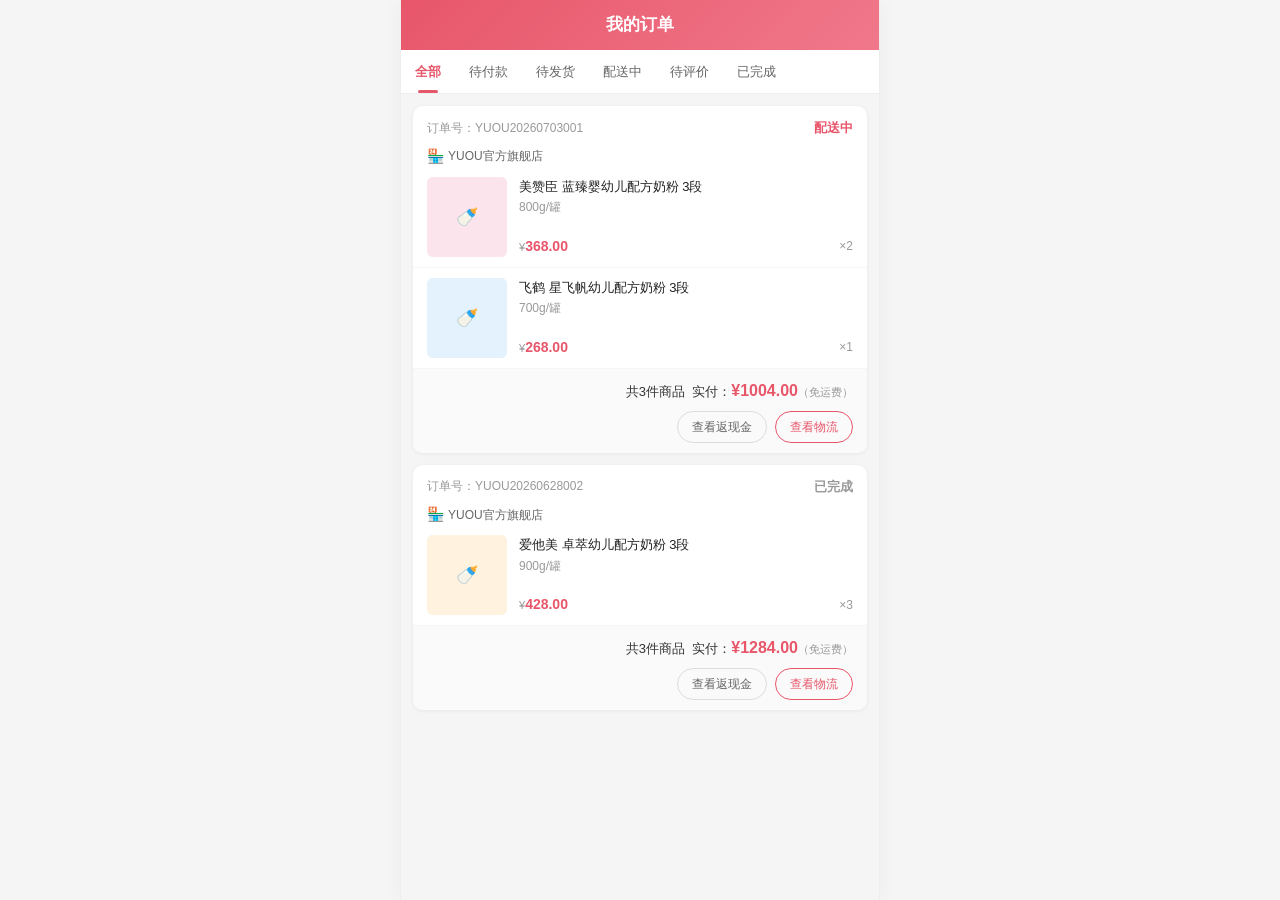
<file: index.html>
<!DOCTYPE html>
<html lang="zh-CN">
<head>
<meta charset="UTF-8">
<meta name="viewport" content="width=device-width, initial-scale=1.0, maximum-scale=1.0, user-scalable=no">
<title>我的订单 - YUOU母婴商城</title>
<style>
  *,*::before,*::after{box-sizing:border-box;margin:0;padding:0}
  html{font-size:14px;-webkit-text-size-adjust:100%}
  body{font-family:-apple-system,BlinkMacSystemFont,'PingFang SC','Helvetica Neue',Arial,sans-serif;background:#f5f5f5;color:#222;line-height:1.5;max-width:480px;margin:0 auto;min-height:100vh;-webkit-font-smoothing:antialiased}
  img{display:block;max-width:100%}
  a{text-decoration:none;color:inherit}
  button{border:none;background:none;cursor:pointer;font:inherit}
  .page{display:none;width:100%;min-height:100vh;padding-bottom:20px}
  .page.active{display:block}
  .page-header{position:sticky;top:0;z-index:100;background:linear-gradient(135deg,#E8566A,#F0788A);color:#fff;padding:12px 16px;display:flex;align-items:center;gap:12px}
  .page-header .back-btn{width:28px;height:28px;display:flex;align-items:center;justify-content:center;font-size:20px;color:#fff;flex-shrink:0}
  .page-header h1{font-size:17px;font-weight:600;flex:1;text-align:center}
  .page-header .placeholder{width:28px;flex-shrink:0}
  .order-tabs{display:flex;background:#fff;position:sticky;top:48px;z-index:99;border-bottom:1px solid #eee;overflow-x:auto;-webkit-overflow-scrolling:touch}
  .order-tabs::-webkit-scrollbar{display:none}
  .order-tab{flex:0 0 auto;padding:12px 14px;font-size:13px;color:#666;white-space:nowrap;position:relative;transition:color 0.2s}
  .order-tab.active{color:#E8566A;font-weight:600}
  .order-tab.active::after{content:'';position:absolute;bottom:0;left:50%;transform:translateX(-50%);width:20px;height:3px;background:#E8566A;border-radius:2px}
  .order-list{padding:12px;display:flex;flex-direction:column;gap:12px}
  .order-empty{text-align:center;padding:80px 20px;color:#999;font-size:14px}
  .order-empty .empty-icon{font-size:48px;margin-bottom:12px;opacity:0.5}
  .order-card{background:#fff;border-radius:10px;overflow:hidden;box-shadow:0 1px 4px rgba(0,0,0,0.06);animation:fadeIn 0.3s ease}
  .order-card-header{display:flex;justify-content:space-between;align-items:center;padding:12px 14px 0;font-size:12px;color:#999}
  .order-card-header .order-status{color:#E8566A;font-weight:600;font-size:13px}
  .order-card-header .order-status.done{color:#999}
  .order-card-store{display:flex;align-items:center;gap:4px;padding:8px 14px 0;font-size:12px;color:#666}
  .order-card-store .store-icon{color:#E8566A;font-size:14px}
  .order-card-product{display:flex;gap:12px;padding:10px 14px;cursor:pointer;border-bottom:1px solid #f5f5f5;transition:background 0.15s}
  .order-card-product:active{background:#fafafa}
  .order-card-product:last-child{border-bottom:none}
  .prod-img{width:80px;height:80px;border-radius:6px;flex-shrink:0;background:#f0f0f0;overflow:hidden;display:flex;align-items:center;justify-content:center}
  .prod-img img{width:100%;height:100%;object-fit:cover}
  .prod-info{flex:1;display:flex;flex-direction:column;justify-content:space-between;min-width:0}
  .prod-name{font-size:13px;font-weight:500;display:-webkit-box;-webkit-line-clamp:2;-webkit-box-orient:vertical;overflow:hidden;word-break:break-all}
  .prod-specs{font-size:12px;color:#999;margin-top:2px}
  .prod-bottom{display:flex;justify-content:space-between;align-items:center;margin-top:4px}
  .prod-price{font-size:14px;font-weight:600;color:#E8566A}
  .prod-price .unit{font-size:11px;font-weight:400;color:#999}
  .prod-qty{font-size:12px;color:#999}
  .order-card-footer{display:flex;flex-direction:column;gap:8px;padding:10px 14px;background:#fafafa}
  .order-total{text-align:right;font-size:13px;color:#333}
  .order-total .total-amount{font-size:16px;font-weight:600;color:#E8566A}
  .order-total .shipping-label{font-size:11px;color:#999;font-weight:400}
  .order-actions{display:flex;justify-content:flex-end;gap:8px}
  .order-actions .btn{padding:6px 14px;border-radius:16px;font-size:12px;border:1px solid #ddd;color:#666;transition:all 0.2s}
  .order-actions .btn:active{opacity:0.7}
  .order-actions .btn-primary{background:#E8566A;color:#fff;border-color:#E8566A}
  .order-actions .btn-outline-primary{border-color:#E8566A;color:#E8566A}
  .detail-sections{padding:12px;display:flex;flex-direction:column;gap:10px}
  .detail-card{background:#fff;border-radius:10px;padding:14px 16px;box-shadow:0 1px 4px rgba(0,0,0,0.06);animation:fadeIn 0.3s ease}
  .detail-card-title{font-size:14px;font-weight:600;color:#222;margin-bottom:10px;display:flex;align-items:center;gap:6px}
  .status-section{background:linear-gradient(135deg,#E8566A,#F0788A);color:#fff;border-radius:10px;padding:20px 16px;text-align:center}
  .status-section .big-status{font-size:18px;font-weight:700;margin-bottom:4px}
  .status-section .status-hint{font-size:12px;opacity:0.85}
  .address-row{display:flex;gap:10px;align-items:flex-start}
  .address-row .addr-icon{font-size:22px;flex-shrink:0;margin-top:2px}
  .address-row .addr-info{flex:1}
  .address-row .addr-user{font-size:15px;font-weight:600;color:#222;margin-bottom:2px}
  .address-row .addr-detail{font-size:13px;color:#666;line-height:1.6}
  .logistics-row{display:flex;gap:10px;padding:6px 0;align-items:flex-start}
  .logistics-row:first-child{padding-top:0}
  .logistics-row .logi-icon{font-size:18px;flex-shrink:0;width:24px;text-align:center}
  .logistics-row .logi-info{flex:1}
  .logistics-row .logi-label{font-size:12px;color:#999}
  .logistics-row .logi-value{font-size:13px;color:#333}
  .price-row{display:flex;justify-content:space-between;align-items:center;padding:6px 0;font-size:13px;color:#666}
  .price-row.total{border-top:1px solid #eee;margin-top:4px;padding-top:10px;font-weight:600;color:#222;font-size:14px}
  .price-row.total .price-val{color:#E8566A;font-size:17px;font-weight:700}
  .order-info-row{display:flex;justify-content:space-between;align-items:center;padding:6px 0;font-size:13px;color:#666}
  .order-info-row:first-child{padding-top:0}
  .order-info-row .info-val{display:flex;align-items:center;gap:6px}
  .copy-btn{font-size:11px;color:#E8566A;border:1px solid #E8566A;padding:2px 8px;border-radius:10px;transition:all 0.2s}
  .copy-btn:active{background:#E8566A;color:#fff}
  .cashback-row{display:flex;gap:12px;align-items:center;padding:6px 0}
  .cashback-row .cb-amount{font-size:20px;font-weight:700;color:#E8566A}
  .cashback-row .cb-label{font-size:13px;color:#666;flex:1}
  .cashback-row .cb-status{font-size:12px;color:#999}
  .toast{position:fixed;top:50%;left:50%;transform:translate(-50%,-50%);background:rgba(0,0,0,0.75);color:#fff;padding:10px 20px;border-radius:8px;font-size:13px;z-index:999;opacity:0;pointer-events:none;transition:opacity 0.3s}
  .toast.show{opacity:1}
  @keyframes fadeIn{from{opacity:0;transform:translateY(8px)}to{opacity:1;transform:translateY(0)}}
  @media(min-width:481px){body{border-left:1px solid #eee;border-right:1px solid #eee;box-shadow:0 0 20px rgba(0,0,0,0.04)}}
</style>
</head>
<body>
<div class="toast" id="toast"></div>
<!-- LIST PAGE -->
<div class="page active" id="page-list">
  <div class="page-header"><span class="placeholder"></span><h1>我的订单</h1><span class="placeholder"></span></div>
  <div class="order-tabs" id="orderTabs">
    <div class="order-tab active" data-status="all">全部</div>
    <div class="order-tab" data-status="pending_payment">待付款</div>
    <div class="order-tab" data-status="pending_ship">待发货</div>
    <div class="order-tab" data-status="shipping">配送中</div>
    <div class="order-tab" data-status="pending_review">待评价</div>
    <div class="order-tab" data-status="done">已完成</div>
  </div>
  <div class="order-list" id="orderList"></div>
</div>
<!-- DETAIL PAGE -->
<div class="page" id="page-detail">
  <div class="page-header"><button class="back-btn" onclick="goBackToList()">&#x2039;</button><h1>订单详情</h1><span class="placeholder"></span></div>
  <div class="detail-sections" id="detailContent"></div>
</div>
<script>
var ORDERS = [
  {
    id:'YUOU20260703001',
    status:'shipping',
    statusLabel:'\u914D\u9001\u4E2D',
    store:'YUOU\u5B98\u65B9\u65D7\u8230\u5E97',
    createTime:'2026-07-01 14:30:25',
    address:{user:'\u5F20\u5973\u58EB',phone:'138****5678',detail:'\u5E7F\u4E1C\u7701\u5E7F\u5DDE\u5E02\u5929\u6CB3\u533A\u73E0\u6C5F\u65B0\u57CE\u534E\u590F\u8DEF28\u53F7\u5BCC\u529B\u4E2D\u5FC3A\u5EA71206\u5BA4'},
    products:[
      {img:'data:image/svg+xml,%3Csvg xmlns=%22http://www.w3.org/2000/svg%22 width=%22160%22 height=%22160%22%3E%3Crect width=%22160%22 height=%22160%22 fill=%22%23fce4ec%22/%3E%3Ctext x=%2280%22 y=%2280%22 text-anchor=%22middle%22 dominant-baseline=%22central%22 font-size=%2236%22%3E%F0%9F%8D%BC%3C/text%3E%3C/svg%3E',name:'\u7F8E\u8D5E\u81E3 \u84DD\u81FB\u5A74\u5E7C\u513F\u914D\u65B9\u5976\u7C89 3\u6BB5',specs:'800g/\u7F50',price:368,qty:2},
      {img:'data:image/svg+xml,%3Csvg xmlns=%22http://www.w3.org/2000/svg%22 width=%22160%22 height=%22160%22%3E%3Crect width=%22160%22 height=%22160%22 fill=%22%23e3f2fd%22/%3E%3Ctext x=%2280%22 y=%2280%22 text-anchor=%22middle%22 dominant-baseline=%22central%22 font-size=%2236%22%3E%F0%9F%8D%BC%3C/text%3E%3C/svg%3E',name:'\u98DE\u9E64 \u661F\u98DE\u5E06\u5E7C\u513F\u914D\u65B9\u5976\u7C89 3\u6BB5',specs:'700g/\u7F50',price:268,qty:1}
    ],
    shipping:{company:'\u987A\u4E30\u901F\u8FD0',trackingNo:'SF1234567890123',status:'\u5DF2\u5230\u8FBE\u5E7F\u5DDE\u5206\u62E8\u4E2D\u5FC3',progress:'\u8FD0\u8F93\u4E2D'},
    cashback:{amount:38.5,status:'\u8FD4\u73B0\u4E2D'},
    totalAmount:1004,
    shippingFee:0
  },
  {
    id:'YUOU20260628002',
    status:'done',
    statusLabel:'\u5DF2\u5B8C\u6210',
    store:'YUOU\u5B98\u65B9\u65D7\u8230\u5E97',
    createTime:'2026-06-28 09:15:42',
    address:{user:'\u5F20\u5973\u58EB',phone:'138****5678',detail:'\u5E7F\u4E1C\u7701\u5E7F\u5DDE\u5E02\u5929\u6CB3\u533A\u73E0\u6C5F\u65B0\u57CE\u534E\u590F\u8DEF28\u53F7\u5BCC\u529B\u4E2D\u5FC3A\u5EA71206\u5BA4'},
    products:[
      {img:'data:image/svg+xml,%3Csvg xmlns=%22http://www.w3.org/2000/svg%22 width=%22160%22 height=%22160%22%3E%3Crect width=%22160%22 height=%22160%22 fill=%22%23fff3e0%22/%3E%3Ctext x=%2280%22 y=%2280%22 text-anchor=%22middle%22 dominant-baseline=%22central%22 font-size=%2236%22%3E%F0%9F%8D%BC%3C/text%3E%3C/svg%3E',name:'\u7231\u4ED6\u7F8E \u5353\u8403\u5E7C\u513F\u914D\u65B9\u5976\u7C89 3\u6BB5',specs:'900g/\u7F50',price:428,qty:3}
    ],
    shipping:{company:'\u4EAC\u4E1C\u5FEB\u9012',trackingNo:'JD9876543210987',status:'\u5DF2\u7B7E\u6536',progress:'\u5DF2\u7B7E\u6536'},
    cashback:{amount:64.2,status:'\u5DF2\u5230\u8D26'},
    totalAmount:1284,
    shippingFee:0
  }
];
var currentFilter='all';
function showToast(msg){var el=document.getElementById('toast');el.textContent=msg;el.classList.add('show');clearTimeout(el._timer);el._timer=setTimeout(function(){el.classList.remove('show')},1500)}
function showPage(id){var ps=document.querySelectorAll('.page');for(var i=0;i<ps.length;i++)ps[i].classList.remove('active');document.getElementById(id).classList.add('active');window.scrollTo(0,0)}
function goBackToList(){renderOrders();showPage('page-list')}
function renderOrders(){
  var c=document.getElementById('orderList');
  var f=currentFilter==='all'?ORDERS.slice():[];
  if(currentFilter!=='all'){for(var i=0;i<ORDERS.length;i++){if(ORDERS[i].status===currentFilter)f.push(ORDERS[i])}}
  if(f.length===0){c.innerHTML='<div class="order-empty"><div class="empty-icon">\uD83D\uDCE6</div>\u6682\u65E0\u76F8\u5173\u8BA2\u5355</div>';return}
  var h='';
  for(var i=0;i<f.length;i++){
    var o=f[i];var sc=o.status==='done'?' done':'';
    var ph='';
    for(var j=0;j<o.products.length;j++){var p=o.products[j];ph+='<div class="order-card-product" onclick="openDetail(\''+o.id+'\')"><div class="prod-img"><img src="'+p.img+'" alt="'+p.name+'" loading="lazy"></div><div class="prod-info"><div><div class="prod-name">'+p.name+'</div><div class="prod-specs">'+p.specs+'</div></div><div class="prod-bottom"><div class="prod-price"><span class="unit">\u00A5</span>'+p.price.toFixed(2)+'</div><div class="prod-qty">\u00D7'+p.qty+'</div></div></div></div>'}
    var tq=0;for(var j=0;j<o.products.length;j++)tq+=o.products[j].qty;
    h+='<div class="order-card"><div class="order-card-header"><span>\u8BA2\u5355\u53F7\uFF1A'+o.id+'</span><span class="order-status'+sc+'">'+o.statusLabel+'</span></div><div class="order-card-store"><span class="store-icon">\uD83C\uDFEA</span> '+o.store+'</div>'+ph+'<div class="order-card-footer"><div class="order-total">\u5171'+tq+'\u4EF6\u5546\u54C1&nbsp;&nbsp;\u5B9E\u4ED8\uFF1A<span class="total-amount">\u00A5'+o.totalAmount.toFixed(2)+'</span>'+(o.shippingFee===0?'<span class="shipping-label">\uFF08\u514D\u8FD0\u8D39\uFF09</span>':'')+'</div><div class="order-actions"><button class="btn" onclick="event.stopPropagation();showToast(\'\uD83C\uDF81 \u8FD4\u73B0\u91D1 \u00A5'+o.cashback.amount.toFixed(2)+'\uFF0C'+o.cashback.status+'\')">\u67E5\u770B\u8FD4\u73B0\u91D1</button><button class="btn btn-outline-primary" onclick="event.stopPropagation();openDetail(\''+o.id+'\')">\u67E5\u770B\u7269\u6D41</button></div></div></div>'}
  c.innerHTML=h
}
function openDetail(id){
  var o=null;for(var i=0;i<ORDERS.length;i++){if(ORDERS[i].id===id){o=ORDERS[i];break}}
  if(!o)return;var c=document.getElementById('detailContent');var st=0;for(var i=0;i<o.products.length;i++)st+=o.products[i].price*o.products[i].qty;
  var hf=o.shippingFee>0;
  var h='<div class="status-section"><div class="big-status">'+o.statusLabel+'</div>'+(o.status==='shipping'?'<div class="status-hint">\u8BA2\u5355\u5DF2\u53D1\u8D27\uFF0C\u6B63\u5FEB\u9A6C\u52A0\u97AD\u4E3A\u60A8\u914D\u9001\u4E2D</div>':'')+(o.status==='done'?'<div class="status-hint">\u611F\u8C22\u60A8\u7684\u8D2D\u4E70\uFF0C\u6B22\u8FCE\u518D\u6B21\u5149\u4E34</div>':'')+'</div>';
  h+='<div class="detail-card"><div class="address-row"><div class="addr-icon">\uD83D\uDCCD</div><div class="addr-info"><div class="addr-user">'+o.address.user+'\u3000'+o.address.phone+'</div><div class="addr-detail">'+o.address.detail+'</div></div></div></div>';
  h+='<div class="detail-card"><div class="detail-card-title">\uD83C\uDFEA '+o.store+'</div>';
  for(var i=0;i<o.products.length;i++){var p=o.products[i];h+='<div style="display:flex;gap:12px;padding:8px 0;border-bottom:1px solid #f5f5f5"><div class="prod-img"><img src="'+p.img+'" alt="'+p.name+'" loading="lazy"></div><div class="prod-info"><div class="prod-name">'+p.name+'</div><div class="prod-specs">'+p.specs+'</div><div class="prod-bottom"><div class="prod-price"><span class="unit">\u00A5</span>'+p.price.toFixed(2)+'</div><div class="prod-qty">\u00D7'+p.qty+'</div></div></div></div>'}
  h+='</div><div class="detail-card"><div class="price-row"><span>\u5546\u54C1\u603B\u4EF7</span><span>\u00A5'+st.toFixed(2)+'</span></div><div class="price-row"><span>\u8FD0\u8D39</span><span>'+(hf?'\u00A5'+o.shippingFee.toFixed(2):'\u514D\u8FD0\u8D39')+'</span></div><div class="price-row total"><span>\u5B9E\u4ED8\u91D1\u989D</span><span class="price-val">\u00A5'+o.totalAmount.toFixed(2)+'</span></div></div>';
  if(o.shipping){var s=o.shipping;h+='<div class="detail-card"><div class="detail-card-title">\uD83D\uDE9A \u7269\u6D41\u4FE1\u606F</div><div class="logistics-row"><div class="logi-icon">\uD83D\uDCEB</div><div class="logi-info"><div class="logi-label">\u7269\u6D41\u516C\u53F8</div><div class="logi-value">'+s.company+'</div></div></div><div class="logistics-row"><div class="logi-icon">\uD83D\uDD22</div><div class="logi-info"><div class="logi-label">\u8FD0\u5355\u7F16\u53F7</div><div class="logi-value">'+s.trackingNo+'</div></div></div><div class="logistics-row"><div class="logi-icon">\uD83D\uDCCC</div><div class="logi-info"><div class="logi-label">\u7269\u6D41\u72B6\u6001</div><div class="logi-value">'+s.progress+'</div></div></div><div class="logistics-row" style="padding-bottom:0"><div class="logi-icon">\uD83D\uDCCD</div><div class="logi-info"><div class="logi-label">\u6700\u65B0\u52A8\u6001</div><div class="logi-value">'+s.status+'</div></div></div></div>'}
  if(o.cashback){var cb=o.cashback;h+='<div class="detail-card"><div class="detail-card-title">\uD83C\uDF81 \u8FD4\u73B0\u4FE1\u606F</div><div class="cashback-row"><div class="cb-amount">\u00A5'+cb.amount.toFixed(2)+'</div><div class="cb-label">\u8FD4\u73B0\u91D1\u989D</div><div class="cb-status">'+(cb.status==='\u5DF2\u5230\u8D26'?'\u2705':'\u23F3')+' '+cb.status+'</div></div></div>'}
  h+='<div class="detail-card"><div class="detail-card-title">\uD83D\uDCCB \u8BA2\u5355\u4FE1\u606F</div><div class="order-info-row"><span>\u8BA2\u5355\u7F16\u53F7</span><span class="info-val">'+o.id+'<button class="copy-btn" onclick="copyOrderNumber(\''+o.id+'\')">\u590D\u5236</button></span></div><div class="order-info-row" style="padding-bottom:0"><span>\u4E0B\u5355\u65F6\u95F4</span><span>'+o.createTime+'</span></div></div>';
  c.innerHTML=h;showPage('page-detail')
}
function copyOrderNumber(t){if(navigator.clipboard&&navigator.clipboard.writeText){navigator.clipboard.writeText(t).then(function(){showToast('\u2705 \u8BA2\u5355\u53F7\u5DF2\u590D\u5236')}).catch(function(){fallbackCopy(t)})}else{fallbackCopy(t)}}
function fallbackCopy(t){var ta=document.createElement('textarea');ta.value=t;ta.style.position='fixed';ta.style.opacity='0';document.body.appendChild(ta);ta.select();document.execCommand('copy');document.body.removeChild(ta);showToast('\u2705 \u8BA2\u5355\u53F7\u5DF2\u590D\u5236')}
document.getElementById('orderTabs').addEventListener('click',function(e){var tab=e.target.closest('.order-tab');if(!tab)return;var tabs=document.querySelectorAll('.order-tab');for(var i=0;i<tabs.length;i++)tabs[i].classList.remove('active');tab.classList.add('active');currentFilter=tab.dataset.status;renderOrders()});
renderOrders();
</script>
</body>
</html>
</file>
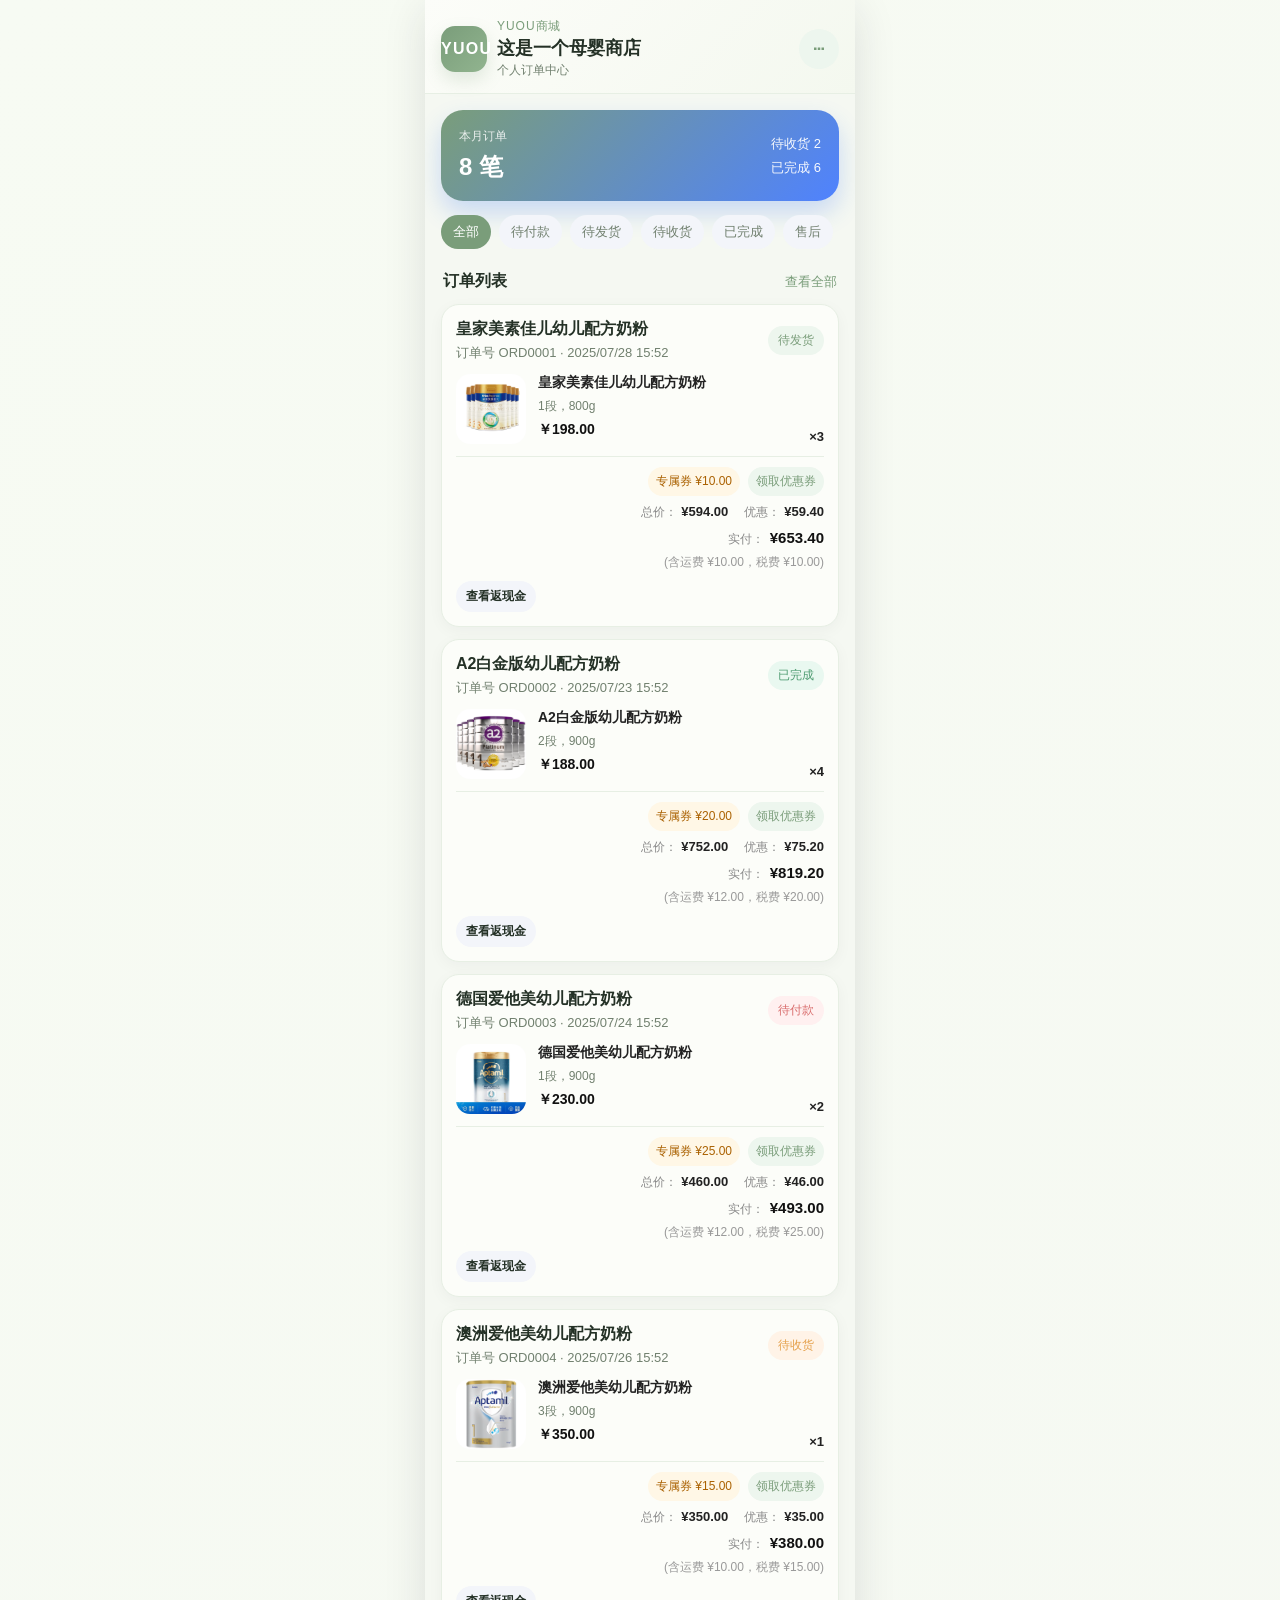
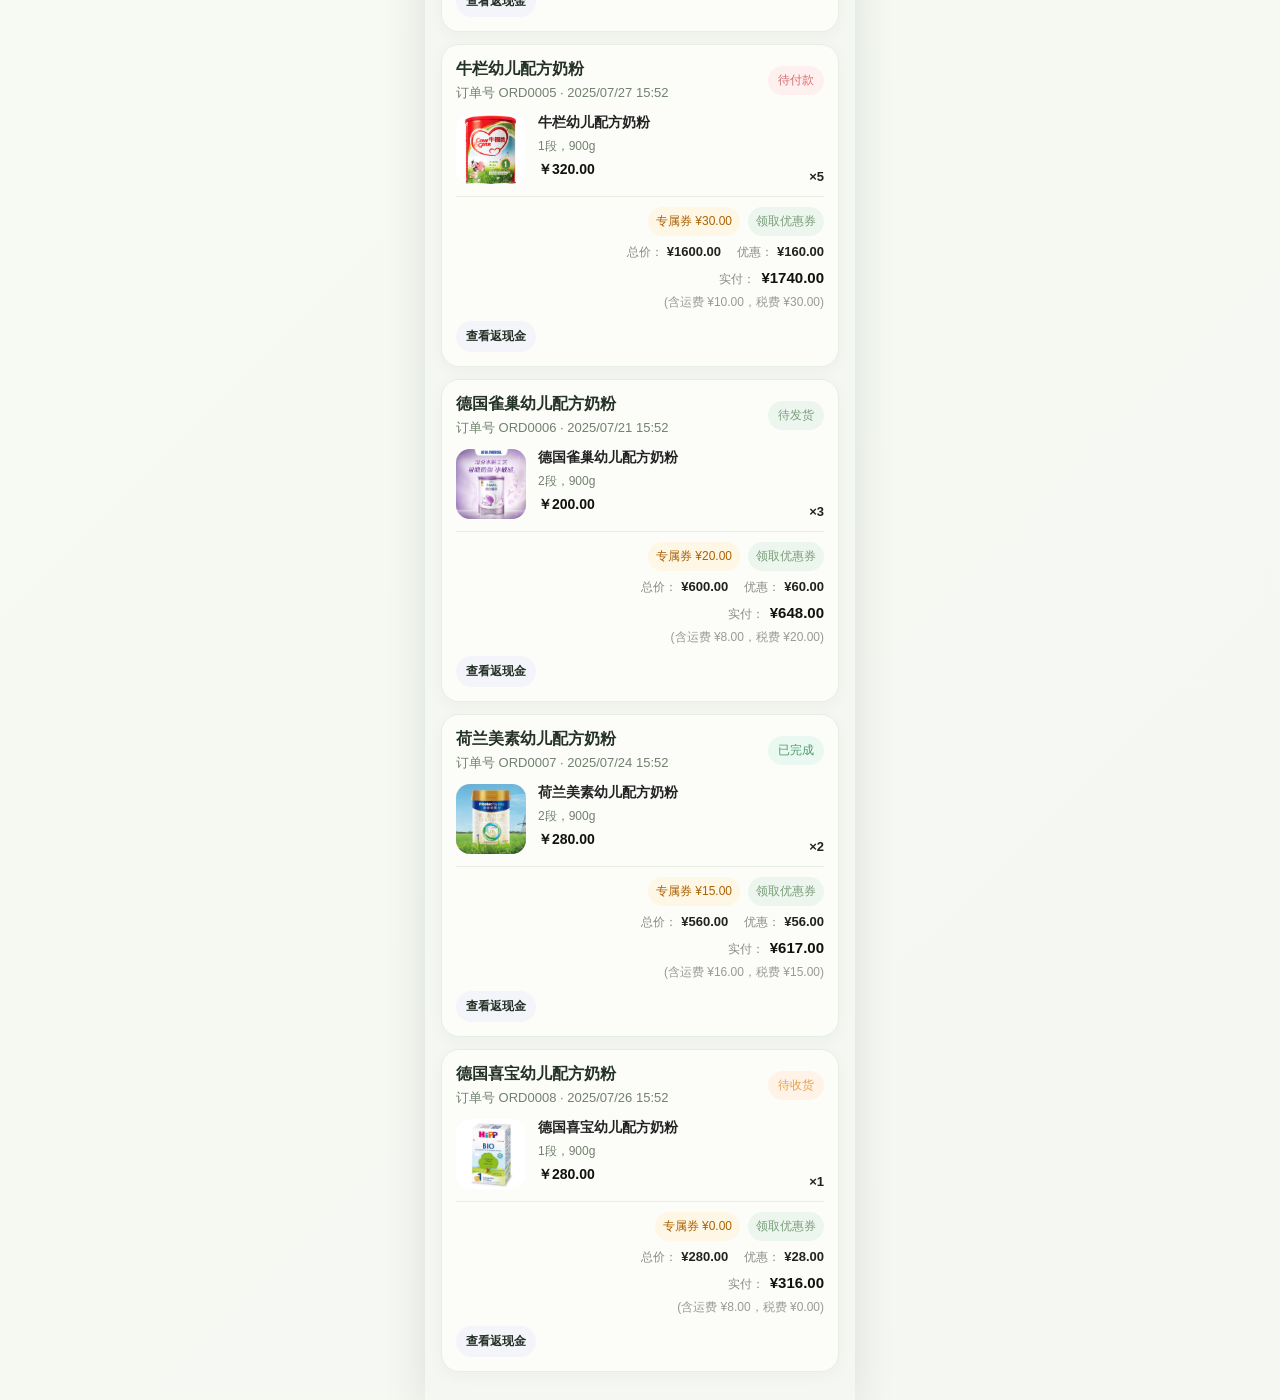
<file: lq/index.html>
<!DOCTYPE html>
<html lang="zh-CN">
  <head>
    <meta charset="UTF-8" />
    <meta name="viewport" content="width=device-width, initial-scale=1.0, maximum-scale=1.0, viewport-fit=cover" />
    <title>个人订单中心</title>
    <link rel="stylesheet" href="styles.css" />
  </head>
  <body>
    <div class="app-shell">
      <div id="toast" class="toast" role="status" aria-live="polite"></div>

      <header class="topbar">
        <div class="brand-block">
          <div class="brand-mark">YUOU</div>
          <div>
            <p class="topbar__eyebrow">YUOU商城</p>
            <h1>这是一个母婴商店</h1>
            <p class="topbar__subtext">个人订单中心</p>
          </div>
        </div>
        <button class="topbar__icon" aria-label="更多">⋯</button>
      </header>

      <main class="page">
        <section id="listView" class="view view--active">
          <div class="summary-card">
            <div>
              <p class="summary-card__label">本月订单</p>
              <h2>8 笔</h2>
            </div>
            <div class="summary-card__stats">
              <span>待收货 2</span>
              <span>已完成 6</span>
            </div>
          </div>

          <div class="filter-bar" id="filterBar"></div>

          <div class="section-title">
            <span>订单列表</span>
            <a href="#">查看全部</a>
          </div>

          <div id="orderList" class="order-list"></div>
        </section>

        <section id="detailView" class="view">
          <div class="detail-header">
            <button id="backBtn" class="back-btn" type="button" aria-label="返回">←</button>
            <span class="detail-header__title">我的订单</span>
            <button class="detail-header__icon" type="button" aria-label="更多">⋯</button>
          </div>

          <div id="detailContent" class="detail-content"></div>
        </section>
      </main>
    </div>

    <script src="script.js"></script>
  </body>
</html>
</file>
<file: lq/styles.css>
:root {
  color-scheme: light;
  --bg: #f5f8f2;
  --card: #fcfdf9;
  --primary: #7a9d7a;
  --primary-soft: #edf6ee;
  --text: #243126;
  --muted: #71806f;
  --line: #e7efe4;
  --warning: #e5a24e;
  --success: #4d9b70;
  --danger: #d96d6d;
}

* {
  box-sizing: border-box;
}

body {
  margin: 0;
  font-family: "PingFang SC", "Microsoft YaHei", Arial, sans-serif;
  background: linear-gradient(135deg, #f7fbf3 0%, var(--bg) 100%);
  color: var(--text);
}

button,
a {
  font: inherit;
}

.app-shell {
  max-width: 430px;
  min-height: 100vh;
  margin: 0 auto;
  background: var(--bg);
  box-shadow: 0 10px 40px rgba(31, 35, 48, 0.12);
  display: flex;
  flex-direction: column;
  overflow: hidden;
  position: relative;
}

.toast {
  position: fixed;
  left: 50%;
  bottom: 24px;
  transform: translateX(-50%) translateY(12px);
  background: rgba(31, 35, 48, 0.92);
  color: white;
  padding: 10px 14px;
  border-radius: 999px;
  font-size: 13px;
  opacity: 0;
  pointer-events: none;
  transition: all 0.25s ease;
  z-index: 1000;
}

.toast--show {
  opacity: 1;
  transform: translateX(-50%) translateY(0);
}

.topbar {
  padding: 18px 16px 14px;
  background: linear-gradient(135deg, #fcfdf9 0%, #f4f8ef 100%);
  display: flex;
  justify-content: space-between;
  align-items: center;
  border-bottom: 1px solid var(--line);
}

.brand-block {
  display: flex;
  align-items: center;
  gap: 10px;
}

.brand-mark {
  width: 46px;
  height: 46px;
  border-radius: 14px;
  display: grid;
  place-items: center;
  background: linear-gradient(135deg, var(--primary) 0%, #91b48f 100%);
  color: white;
  font-weight: 700;
  letter-spacing: 0.08em;
  box-shadow: 0 8px 18px rgba(122, 157, 122, 0.2);
}

.topbar__eyebrow {
  margin: 0 0 2px;
  font-size: 12px;
  color: var(--primary);
  text-transform: uppercase;
  letter-spacing: 0.08em;
}

.topbar h1 {
  margin: 0;
  font-size: 18px;
  line-height: 1.3;
}

.topbar__subtext {
  margin: 2px 0 0;
  font-size: 12px;
  color: var(--muted);
}

.topbar__icon {
  border: none;
  background: var(--primary-soft);
  width: 40px;
  height: 40px;
  border-radius: 50%;
  color: var(--primary);
  font-size: 20px;
}

.page {
  flex: 1;
  overflow-y: auto;
  padding: 16px 16px 28px;
}

.view {
  display: none;
}

.view--active {
  display: block;
}

.summary-card {
  background: linear-gradient(135deg, var(--primary) 0%, #4f82ff 100%);
  color: white;
  border-radius: 22px;
  padding: 18px;
  display: flex;
  justify-content: space-between;
  align-items: center;
  box-shadow: 0 12px 24px rgba(47, 109, 246, 0.22);
}

.summary-card__label {
  margin: 0 0 6px;
  font-size: 12px;
  opacity: 0.85;
}

.summary-card h2 {
  margin: 0;
  font-size: 24px;
}

.summary-card__stats {
  display: flex;
  flex-direction: column;
  gap: 6px;
  font-size: 13px;
  opacity: 0.95;
}

.section-title {
  margin: 18px 2px 12px;
  display: flex;
  justify-content: space-between;
  align-items: center;
}

.section-title span {
  font-weight: 700;
}

.section-title a {
  color: var(--primary);
  font-size: 13px;
  text-decoration: none;
}

.filter-bar {
  display: flex;
  gap: 8px;
  margin: 14px 0 6px;
  overflow-x: auto;
  padding-bottom: 4px;
}

.filter-chip {
  border: none;
  background: #f3f5fa;
  color: var(--muted);
  padding: 8px 12px;
  border-radius: 999px;
  white-space: nowrap;
  font-size: 13px;
}

.filter-chip--active {
  background: var(--primary);
  color: white;
}

.order-list {
  display: flex;
  flex-direction: column;
  gap: 12px;
}

.order-card {
  background: var(--card);
  border-radius: 18px;
  padding: 14px;
  border: 1px solid var(--line);
  box-shadow: 0 4px 15px rgba(31, 35, 48, 0.04);
}

.order-card__top {
  display: flex;
  justify-content: space-between;
  align-items: center;
  margin-bottom: 10px;
}

.order-card__title {
  font-weight: 700;
}

.order-card__meta {
  color: var(--muted);
  font-size: 13px;
  margin: 4px 0 0;
}

.badge {
  font-size: 12px;
  padding: 6px 10px;
  border-radius: 999px;
  background: var(--primary-soft);
  color: var(--primary);
}

.badge--warning {
  background: #fff3e7;
  color: var(--warning);
}

.badge--success {
  background: #e9f8f0;
  color: var(--success);
}

.badge--danger {
  background: #fff0f0;
  color: var(--danger);
}

.order-card__product {
  display: flex;
  gap: 12px;
  align-items: flex-start;
  margin-top: 12px;
}

.order-card__image {
  width: 70px;
  height: 70px;
  flex-shrink: 0;
  object-fit: cover;
  border-radius: 14px;
  background: #f6f8fd;
}

.order-card__product-info {
  flex: 1;
  min-width: 0;
  display: flex;
  flex-direction: column;
  gap: 6px;
}

.order-card__product-name {
  font-weight: 700;
  font-size: 14px;
  color: #222;
  white-space: nowrap;
  overflow: hidden;
  text-overflow: ellipsis;
}

.order-card__spec {
  color: var(--muted);
  font-size: 12px;
  margin: 0;
}

.order-card__price-single {
  color: #111;
  font-size: 14px;
  font-weight: 600;
}

.order-card__quantity {
  color: #222;
  font-size: 13px;
  font-weight: 600;
  margin-left: 8px;
  align-self: flex-end;
  flex-shrink: 0;
}

.order-card__footer {
  display: flex;
  justify-content: flex-end;
  margin-top: 12px;
  padding-top: 10px;
  border-top: 1px solid var(--line);
}

.price-summary {
  display: flex;
  flex-direction: column;
  align-items: flex-end;
  text-align: right;
  gap: 6px;
  width: fit-content;
  max-width: 100%;
}

.price-summary__coupon-row {
  display: flex;
  align-items: center;
  justify-content: flex-end;
  gap: 8px;
  margin-bottom: 2px;
  flex-wrap: wrap;
}

.price-summary__coupon {
  background: #fff7e6;
  color: #aa6100;
  font-size: 12px;
  padding: 6px 8px;
  border-radius: 999px;
}

.price-summary__claim {
  border: none;
  background: var(--primary-soft);
  color: var(--primary);
  font-size: 12px;
  padding: 6px 8px;
  border-radius: 999px;
}

.price-summary__row {
  display: flex;
  align-items: baseline;
  justify-content: flex-end;
  gap: 6px;
  flex-wrap: wrap;
}

.price-summary__row--top {
  gap: 16px;
}

.price-summary__row--top span {
  display: inline-flex;
  align-items: baseline;
  gap: 4px;
}

.price-summary em {
  font-style: normal;
  color: #8a8a8a;
  font-size: 12px;
}

.price-summary strong {
  color: #222;
  font-weight: 600;
  font-size: 13px;
}

.price-summary__row--paid {
  margin-top: 2px;
}

.price-summary__row--paid strong {
  color: #111;
  font-size: 15px;
  font-weight: 700;
}

.price-summary__row--extra {
  color: #999;
  font-size: 12px;
}

.order-card__actions {
  display: flex;
  flex-wrap: wrap;
  gap: 8px;
  margin-top: 10px;
}

.order-card__actions button {
  border: none;
  background: #f3f5fa;
  color: var(--text);
  padding: 7px 10px;
  border-radius: 999px;
  font-size: 12px;
}

.order-card__action {
  border: none;
  background: transparent;
  color: var(--primary);
  font-weight: 600;
  padding: 0;
}

.detail-header {
  display: flex;
  align-items: center;
  justify-content: space-between;
  padding: 14px 16px;
  background: #fff;
  border-bottom: 1px solid #f0f0f0;
  margin-bottom: 0;
}

.detail-header__title {
  font-size: 16px;
  font-weight: 700;
  color: #111;
}

.detail-header__icon {
  border: none;
  background: transparent;
  color: #111;
  font-size: 18px;
  padding: 0;
}

.back-btn {
  border: none;
  background: transparent;
  color: #111;
  font-size: 18px;
  padding: 0;
}

body.detail-active .topbar {
  display: none;
}

body.detail-active .page {
  padding-top: 0;
}

.detail-content {
  display: flex;
  flex-direction: column;
  gap: 12px;
  padding: 0 0 88px;
  background: #f5f5f5;
}

.detail-page {
  display: flex;
  flex-direction: column;
  gap: 12px;
  padding: 12px 16px 0;
}

.detail-status {
  display: flex;
  justify-content: space-between;
  align-items: center;
  padding: 20px 18px;
  border-radius: 12px;
  margin-top: 0;
  background: linear-gradient(135deg, #7d7cf7 0%, #4f8ef7 100%);
  color: #fff;
  box-shadow: 0 10px 20px rgba(95, 112, 243, 0.16);
}

.detail-status__title {
  font-size: 22px;
  font-weight: 700;
}

.detail-status__sub {
  font-size: 13px;
  opacity: 0.95;
  margin-top: 4px;
}

.detail-status__icon {
  width: 46px;
  height: 46px;
  display: grid;
  place-items: center;
  border-radius: 50%;
  background: rgba(255,255,255,0.2);
  font-size: 22px;
}

.detail-card {
  background: #fff;
  border-radius: 12px;
  padding: 16px;
  box-shadow: 0 2px 8px rgba(0,0,0,0.03);
}

.detail-card--logistics {
  margin-top: -8px;
}

.detail-divider {
  height: 1px;
  background: #eeeeee;
  margin: 12px 0;
}

.detail-logistics__row,
.detail-recipient,
.detail-orderer,
.detail-shop,
.detail-product-row,
.detail-product__meta,
.detail-info__row,
.detail-amount__row {
  width: 100%;
}

.detail-logistics__row {
  display: flex;
  justify-content: space-between;
  align-items: center;
}

.detail-logistics__company {
  font-size: 15px;
  font-weight: 700;
  color: #111;
}

.detail-logistics__arrow {
  color: #999;
  font-size: 20px;
}

.detail-logistics__no {
  color: #999;
  font-size: 13px;
  margin-top: 6px;
}

.detail-recipient__name,
.detail-orderer__title,
.detail-shop__name,
.detail-product__name,
.detail-product__spec,
.detail-product__price,
.detail-product__quantity,
.detail-info__row strong,
.detail-amount__row strong {
  color: #222;
}

.detail-recipient__name {
  font-size: 14px;
  font-weight: 600;
}

.detail-recipient__address {
  color: #999;
  font-size: 13px;
  margin-top: 6px;
  line-height: 1.5;
}

.detail-orderer__title {
  font-size: 14px;
  font-weight: 700;
  margin-bottom: 8px;
}

.detail-orderer__row {
  display: flex;
  justify-content: space-between;
  gap: 12px;
  color: #999;
  font-size: 13px;
  margin-top: 6px;
}

.detail-orderer__row strong {
  color: #444;
  font-weight: 500;
}

.detail-shop {
  display: flex;
  align-items: center;
  gap: 8px;
  margin-bottom: 12px;
}

.detail-shop__icon {
  width: 24px;
  height: 24px;
  display: grid;
  place-items: center;
  border-radius: 50%;
  background: #f5f5f5;
}

.detail-shop__name {
  font-size: 15px;
  font-weight: 700;
}

.detail-product-row {
  display: flex;
  gap: 12px;
  align-items: flex-start;
}

.detail-product__image {
  width: 110px;
  height: 110px;
  object-fit: cover;
  border-radius: 8px;
  flex-shrink: 0;
}

.detail-product__info {
  flex: 1;
  min-width: 0;
}

.detail-product__name {
  font-size: 15px;
  line-height: 1.4;
  font-weight: 600;
  margin-bottom: 6px;
}

.detail-product__spec {
  font-size: 13px;
  color: #999;
  margin: 0 0 10px;
}

.detail-product__meta {
  display: flex;
  justify-content: space-between;
  align-items: center;
}

.detail-product__price {
  font-size: 18px;
  font-weight: 700;
}

.detail-product__quantity {
  font-size: 14px;
  font-weight: 600;
}

.detail-product__actions {
  display: flex;
  justify-content: flex-end;
  margin-top: 12px;
}

.detail-pill {
  border: 1px solid #d9d9d9;
  background: #fff;
  color: #666;
  border-radius: 999px;
  padding: 7px 12px;
  font-size: 12px;
}

.detail-coupon {
  display: flex;
  align-items: center;
  justify-content: space-between;
  margin: 0 16px;
  padding: 14px 16px;
  border-radius: 10px;
  background: linear-gradient(135deg, #ff7ea0 0%, #ff4d6d 100%);
  color: #fff;
  box-shadow: 0 8px 16px rgba(255, 77, 109, 0.15);
}

.detail-coupon__amount {
  font-size: 24px;
  font-weight: 700;
}

.detail-coupon__text {
  flex: 1;
  margin-left: 10px;
  font-size: 13px;
  line-height: 1.5;
}

.detail-coupon__btn {
  border: none;
  background: #fff;
  color: #ff4d6d;
  border-radius: 999px;
  padding: 8px 12px;
  font-size: 13px;
  font-weight: 600;
}

.detail-amount__row {
  display: flex;
  justify-content: space-between;
  align-items: center;
  color: #777;
  font-size: 14px;
  margin-top: 8px;
}

.detail-amount__row strong {
  color: #222;
  font-weight: 600;
}

.detail-amount__row--total {
  margin-top: 12px;
  font-size: 16px;
  color: #111;
}

.detail-amount__row--total strong {
  font-size: 20px;
  font-weight: 700;
}

.detail-card--info .detail-info__row {
  display: flex;
  justify-content: space-between;
  align-items: center;
  color: #777;
  font-size: 13px;
  margin-top: 8px;
}

.detail-info__value {
  display: flex;
  align-items: center;
  gap: 6px;
}

.detail-card--invoice {
  display: flex;
  align-items: center;
  justify-content: center;
  height: 52px;
  color: #5b67f7;
  font-weight: 700;
}

.detail-footer {
  position: sticky;
  bottom: 0;
  display: flex;
  align-items: center;
  justify-content: space-between;
  gap: 12px;
  padding: 10px 16px calc(10px + env(safe-area-inset-bottom));
  background: #fff;
  border-top: 1px solid #f0f0f0;
  box-shadow: 0 -2px 10px rgba(0,0,0,0.03);
}

.detail-footer__btn {
  border: none;
  display: flex;
  align-items: center;
  justify-content: center;
  gap: 6px;
  border-radius: 999px;
  padding: 10px 14px;
  font-size: 13px;
}

.detail-footer__btn--service {
  flex: 1;
  background: #f7f7f7;
  color: #444;
}

.detail-footer__btn--ghost {
  background: #fff;
  color: #666;
  border: 1px solid #d9d9d9;
}

.detail-panel__title {
  font-weight: 700;
  margin-bottom: 10px;
  color: var(--text);
}

.detail-panel__status {
  margin: 4px 0 10px;
  color: var(--success);
  font-weight: 700;
}

.detail-panel__status--inline {
  display: inline-flex;
  margin: 0;
  padding: 4px 8px;
  border-radius: 999px;
  background: var(--primary-soft);
}

.detail-row {
  display: flex;
  justify-content: space-between;
  gap: 12px;
  margin-bottom: 8px;
  color: var(--muted);
  font-size: 14px;
}

.detail-row strong {
  color: var(--text);
}

.detail-row__value {
  display: flex;
  align-items: center;
  gap: 8px;
}

.copy-btn {
  border: none;
  background: var(--primary-soft);
  color: var(--primary);
  padding: 4px 8px;
  border-radius: 999px;
  font-size: 12px;
}

.detail-row--stack {
  display: block;
  margin-bottom: 10px;
}

.detail-row--stack span {
  display: block;
  margin-bottom: 3px;
}

.detail-product {
  display: flex;
  gap: 12px;
  align-items: flex-start;
  padding: 10px 0 4px;
}

.detail-product__image {
  width: 72px;
  height: 72px;
  object-fit: cover;
  border-radius: 14px;
  background: #f6f8fd;
}

.detail-product__info {
  flex: 1;
}

.detail-product__name {
  font-weight: 700;
  margin-bottom: 4px;
}

.detail-product__spec {
  color: var(--muted);
  font-size: 13px;
  margin: 0 0 6px;
}

.detail-product__meta {
  display: flex;
  justify-content: space-between;
  align-items: center;
  font-size: 13px;
  color: var(--muted);
}

.detail-product__meta strong {
  color: var(--text);
}

.detail-actions {
  display: flex;
  gap: 10px;
  margin-top: 4px;
}

.detail-actions button {
  flex: 1;
  border: none;
  border-radius: 12px;
  padding: 11px 10px;
  font-weight: 600;
}

.detail-actions .primary {
  background: var(--primary);
  color: white;
}

.detail-actions .ghost {
  background: var(--primary-soft);
  color: var(--primary);
}

.timeline {
  display: flex;
  flex-direction: column;
  gap: 10px;
  margin-top: 6px;
}

.timeline__item {
  display: flex;
  gap: 10px;
  align-items: flex-start;
}

.timeline__dot {
  width: 8px;
  height: 8px;
  border-radius: 50%;
  background: var(--primary);
  margin-top: 6px;
  flex-shrink: 0;
}

.timeline__item p {
  margin: 0;
  font-size: 14px;
}

.timeline__item span {
  color: var(--muted);
  font-size: 12px;
}

.detail-quick-actions {
  display: flex;
  flex-wrap: wrap;
  gap: 8px;
  margin-top: 8px;
}

.detail-quick-actions button {
  border: none;
  background: #f3f5fa;
  color: var(--text);
  padding: 8px 10px;
  border-radius: 999px;
  font-size: 12px;
}
</file>
